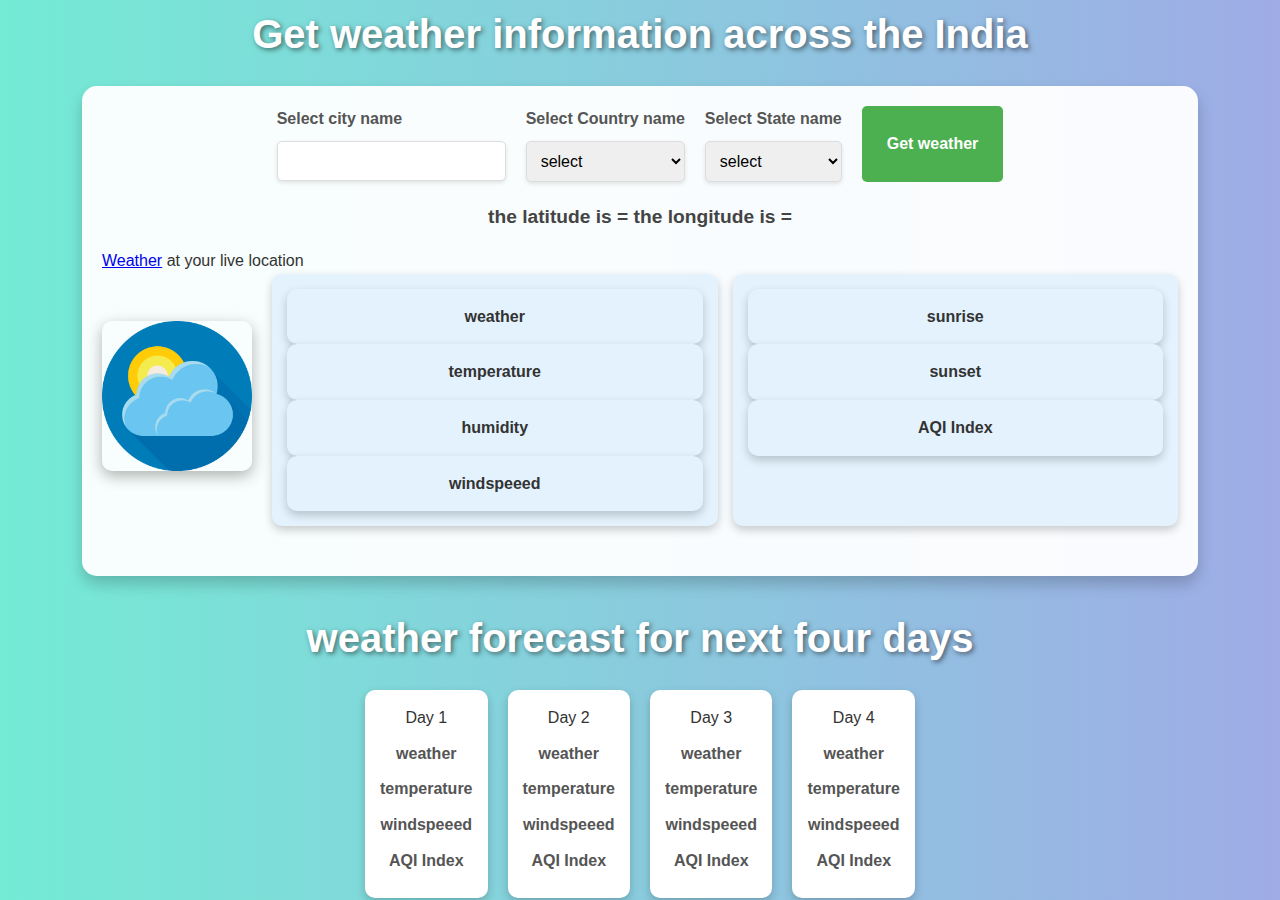
<file: index.html>
<!DOCTYPE html>
<html lang="en">

<head>
    <meta charset="UTF-8">
    <meta name="viewport" content="width=device-width, initial-scale=1.0">
    <link rel="stylesheet" href="style.css">
     <link rel="stylesheet" href="style2.css">
    <title>Weather app</title>
</head>

<body>
    <h1 id="heading">Get weather information across the India</h1>
    <div class="main-container">
        <div class="container">
            <div class="input-container">
                <div class="location">
                    <h3>Select city name</h3>
                    <!-- <select id="city">
                        <option>select</option>
                    </select> -->
                    <input type="text" id="city">
                </div>
                <div class="location">
                    <h3>Select Country name</h3>
                    <select id="country">
                        <option>select</option>
                    </select>
                </div>
                <div class="location">
                    <h3>Select State name</h3>
                    <select id="state">
                        <option>select</option>
                    </select>
                </div>
                <button id="btn">Get weather</button>
            </div>
            <div class="lat-lon">
                the latitude is =
                the longitude is =
            </div>
            <div class="live-location">
                <a href="live.html">Weather</a> at your live location
            </div>
        </div>
        <div class="weather">
            <div class="weather-img">
                <img src="weather-icon.jpg">
            </div>
            <div class="weather-data">
                <div class="no-sun">
                    <div class="main">
                        <p>weather</p>
                    </div>
                    <div class="temperature">
                        <p>temperature</p>
                    </div>
                    <div class="humidity">
                       <p>humidity</p>
                    </div>
                    <div class="windspeed">
                        <p>windspeeed</p>
                    </div>
                </div>
                <div class="sun">
                    <div class="sunrise">
                        <p>sunrise</p>
                    </div>
                    <div class="sunset">
                        <p>sunset</p>
                    </div>
                    <div class="aqi">
                        <p>AQI Index</p>
                    </div>
                </div>
            </div>
        </div>
    </div>
    </div>
    <h1>weather forecast for next four days</h1>
    <div class="forecast-container">
        <div class="days">
            Day 1
            <div class="forecast-main" id="main1">
                <p>weather</p>
            </div>
            <div class="forecast-temp" id="temp1">
                <p>temperature</p>
            </div>
            <div class="forecast-wisp" id="wisp1">
                <p>windspeeed</p> 
            </div>
            <div class="forecast-aqi" id="aqi1">
                <p>AQI Index</p> 
            </div>
        </div>
        <div class="days">
            Day 2
            <div class="forecast-main" id="main2">
                <p>weather</p>
            </div>
            <div class="forecast-temp" id="temp2">
                <p>temperature</p>
            </div>
            <div class="forecast-wisp" id="wisp2">
                <p>windspeeed</p>
            </div>
            <div class="forecast-aqi" id="aqi2">
                <p>AQI Index</p> 
            </div>
        </div>
        <div class="days">
            Day 3
            <div class="forecast-main" id="main3">
                <p>weather</p>
            </div>
            <div class="forecast-temp" id="temp3">
                <p>temperature</p>
            </div>
            <div class="forecast-wisp" id="wisp3">
                <p>windspeeed</p>
            </div>
            <div class="forecast-aqi" id="aqi3">
                <p>AQI Index</p>
            </div>
        </div>
        <div class="days">
            Day 4
            <div class="forecast-main" id="main4">
                <p>weather</p>
            </div>
            <div class="forecast-temp" id="temp4">
                <p>temperature</p>
            </div>
            <div class="forecast-wisp" id="wisp4">
                <p>windspeeed</p>
            </div>
            <div class="forecast-aqi" id="aqi4">
                <p>AQI Index</p>
            </div>
        </div>
    </div>
    <!-- <script type="module" src="code.js"></script> -->
    <script src="data.js"></script>
    <script type="module"  src="./web.js"></script>
</body>

</html>
</file>
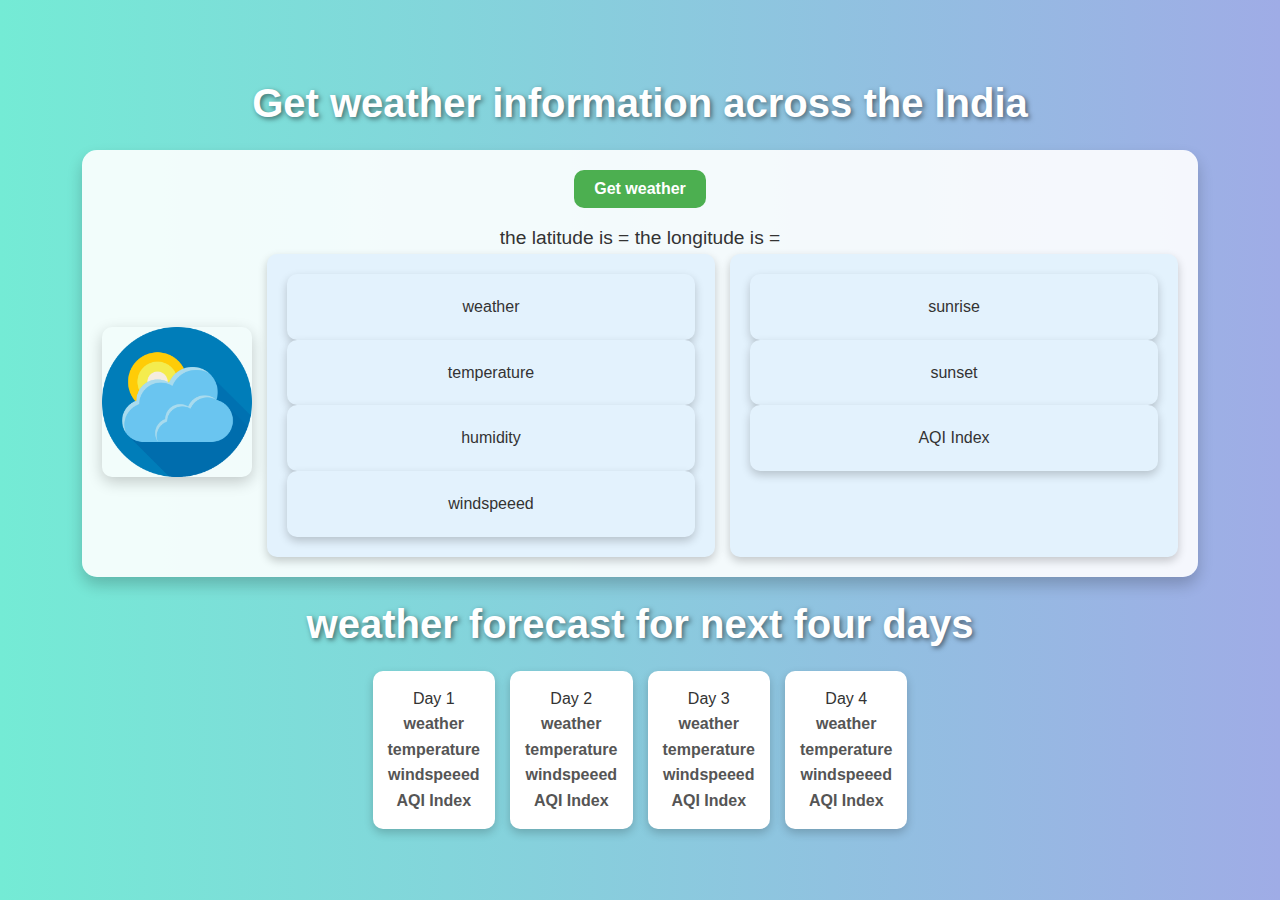
<file: live.html>
<!DOCTYPE html>
<html lang="en">

<head>
    <meta charset="UTF-8">
    <meta name="viewport" content="width=device-width, initial-scale=1.0">
    <link rel="stylesheet" href="style.css">
    <link rel="stylesheet" href="style1.css">
    <title>Weather app</title>
</head>

<body>
    <h1 id="heading">Get weather information across the India</h1>
    <div class="main-container">
        <div class="container">
            <div class="input-container">
                
                <button id="btn">Get weather</button>
            </div>
            <div class="lat-lon">
                the latitude is =
                the longitude is =
            </div>
            
        </div>
        <div class="weather">
            <div class="weather-img">
                <img src="weather-icon.jpg">
            </div>
            <div class="weather-data">
                <div class="no-sun">
                    <div class="main">
                        <p>weather</p>
                    </div>
                    <div class="temperature">
                        <p>temperature</p>
                    </div>
                    <div class="humidity">
                       <p>humidity</p>
                    </div>
                    <div class="windspeed">
                        <p>windspeeed</p>
                    </div>
                </div>
                <div class="sun">
                    <div class="sunrise">
                        <p>sunrise</p>
                    </div>
                    <div class="sunset">
                        <p>sunset</p>
                    </div>
                    <div class="aqi">
                        <p>AQI Index</p>
                    </div>
                </div>
            </div>
        </div>
    </div>
    </div>
    <h1>weather forecast for next four days</h1>
    <div class="forecast-container">
        <div class="days">
            Day 1
            <div class="forecast-main" id="main1">
                <p>weather</p>
            </div>
            <div class="forecast-temp" id="temp1">
                <p>temperature</p>
            </div>
            <div class="forecast-wisp" id="wisp1">
                <p>windspeeed</p> 
            </div>
            <div class="forecast-aqi" id="aqi1">
                <p>AQI Index</p> 
            </div>
        </div>
        <div class="days">
            Day 2
            <div class="forecast-main" id="main2">
                <p>weather</p>
            </div>
            <div class="forecast-temp" id="temp2">
                <p>temperature</p>
            </div>
            <div class="forecast-wisp" id="wisp2">
                <p>windspeeed</p>
            </div>
            <div class="forecast-aqi" id="aqi2">
                <p>AQI Index</p> 
            </div>
        </div>
        <div class="days">
            Day 3
            <div class="forecast-main" id="main3">
                <p>weather</p>
            </div>
            <div class="forecast-temp" id="temp3">
                <p>temperature</p>
            </div>
            <div class="forecast-wisp" id="wisp3">
                <p>windspeeed</p>
            </div>
            <div class="forecast-aqi" id="aqi3">
                <p>AQI Index</p>
            </div>
        </div>
        <div class="days">
            Day 4
            <div class="forecast-main" id="main4">
                <p>weather</p>
            </div>
            <div class="forecast-temp" id="temp4">
                <p>temperature</p>
            </div>
            <div class="forecast-wisp" id="wisp4">
                <p>windspeeed</p>
            </div>
            <div class="forecast-aqi" id="aqi4">
                <p>AQI Index</p>
            </div>
        </div>
    </div>
    <!-- <script type="module" src="code.js"></script> -->
    <!-- <script src="data.js"></script> -->
    <script  src="./live.js"></script>
    <!-- <script src="web.js"></script> -->
</body>

</html>
</file>
<file: style.css>
* {
    margin: 0;
    padding: 0;
    box-sizing: border-box;
}

body {
    font-family: Arial, sans-serif;
    background-color: #f3f3f3;
    display: flex;
    justify-content: center;
    align-items: center;
    height: 100vh;
}

.weather-container {
    background-color: white;
    border-radius: 10px;
    padding: 20px;
    box-shadow: 0 4px 8px rgba(0, 0, 0, 0.1);
    text-align: center;
    width: 300px;
}

h1 {
    font-size: 24px;
    margin-bottom: 20px;
}

.search-box {
    display: flex;
    margin-bottom: 20px;
}

#cityInput {
    width: 70%;
    padding: 10px;
    border: 1px solid #ddd;
    border-radius: 5px;
}

#searchBtn {
    width: 30%;
    padding: 10px;
    border: none;
    background-color: #4CAF50;
    color: white;
    border-radius: 5px;
    cursor: pointer;
}

#searchBtn:hover {
    background-color: #45a049;
}

.weather-info {
    display: none;
    margin-top: 20px;
}

.weather-info h2 {
    font-size: 20px;
}

.weather-info div {
    font-size: 16px;
    margin: 5px 0;
}
</file>
<file: style1.css>
:root {
    --font-primary: 'Arial', sans-serif;
    --color-background-gradient: linear-gradient(to right, #74ebd5, #9face6);
    --color-text: #333;
    --color-white: #fff;
    --color-shadow: rgba(0, 0, 0, 0.2);
    --color-hover-shadow: rgba(0, 0, 0, 0.3);
    --color-primary: #4caf50;
    --color-primary-hover: #103d12;
    --color-light-blue: #e3f2fd;
    --color-blue-hover: #bbdefb;

    --spacing-padding: 20px;
    --spacing-margin: 15px;

    --radius-default: 10px;
    --radius-container: 15px;

    --transition-default: 0.3s ease;
}

/* General Reset */
* {
    margin: 0;
    padding: 0;
    box-sizing: border-box;
}

/* Body Styling */
body {
    font-family: var(--font-primary);
    background: var(--color-background-gradient);
    color: var(--color-text);
    line-height: 1.6;
    padding: var(--spacing-padding);
    display: flex;
    flex-direction: column;
    align-items: center;
    justify-content: center;
    min-height: 100vh;
}

/* Heading Styles */
h1 {
    text-align: center;
    font-size: clamp(2rem, 5vw, 2.5rem);
    margin-bottom: var(--spacing-margin);
    color: var(--color-white);
    text-shadow: 2px 2px 5px rgba(0, 0, 0, 0.5);
}

/* Main Container */
.main-container {
    width: 90%;
    max-width: 1200px;
    background: rgba(255, 255, 255, 0.9);
    border-radius: var(--radius-container);
    box-shadow: 0 8px 15px var(--color-shadow);
    padding: var(--spacing-padding);
    margin-bottom: var(--spacing-margin);
    transition: transform var(--transition-default);
}

.main-container:hover {
    transform: translateY(-5px);
}

/* Input Container */
.input-container {
    display: flex;
    justify-content: center;
    margin-bottom: var(--spacing-margin);
}

#btn {
    padding: 10px 20px;
    font-size: 1rem;
    font-weight: bold;
    background: var(--color-primary);
    color: var(--color-white);
    border: none;
    border-radius: var(--radius-default);
    cursor: pointer;
    transition: background var(--transition-default), transform var(--transition-default);
}

#btn:hover {
    background: var(--color-primary-hover);
    transform: scale(1.05);
}

#btn:focus {
    outline: 3px solid var(--color-primary-hover);
}

/* Latitude and Longitude */
.lat-lon {
    text-align: center;
    font-size: 1.2rem;
    margin-top: var(--spacing-margin);
}

/* Weather Section */
.weather {
    display: flex;
    justify-content: space-between;
    align-items: center;
    flex-wrap: wrap;
    gap: var(--spacing-margin);
}

.weather-img img {
    width: 100%;
    max-width: 150px;
    border-radius: var(--radius-default);
    box-shadow: 0 5px 15px var(--color-shadow);
    transition: transform var(--transition-default);
}

.weather-img img:hover {
    transform: scale(1.1);
}

.weather-data {
    flex: 1;
    display: grid;
    grid-template-columns: repeat(auto-fit, minmax(150px, 1fr));
    gap: var(--spacing-margin);
}

.weather-data div {
    padding: var(--spacing-padding);
    background: var(--color-light-blue);
    border-radius: var(--radius-default);
    box-shadow: 0 4px 10px var(--color-shadow);
    text-align: center;
    transition: background var(--transition-default);
}

.weather-data div:hover {
    background: var(--color-blue-hover);
}

/* Forecast Section */
.forecast-container {
    display: flex;
    grid-template-columns: repeat(auto-fit, minmax(100px, 1fr));
    gap: var(--spacing-margin);
}

.days {
    
    background: #fff;
    padding: 15px;
    border-radius: 10px;
    box-shadow: 0 4px 10px rgba(0, 0, 0, 0.2);
    text-align: center;
    transition: transform 0.3s ease, box-shadow 0.3s ease;
}

.days:hover {
    transform: translateY(-5px);
    box-shadow: 0 6px 15px rgba(0, 0, 0, 0.3);
}

.days p {
    font-size: 1rem;
    font-weight: bold;
    color: #555;
}

/* Responsive Design */
@media (max-width: 768px) {
    .main-container {
        width: 95%;
    }

    .forecast-container {
        grid-template-columns: repeat(2, 1fr);
    }
}

@media (max-width: 480px) {
    .forecast-container {
        grid-template-columns: 1fr;
    }

    #btn {
        width: 100%;
        padding: 15px;
    }
}
</file>
<file: style2.css>
/* General Reset */
* {
    margin: 0;
    padding: 0;
    box-sizing: border-box;
}

/* Body Styling */
body {
    font-family: 'Arial', sans-serif;
    background: linear-gradient(to right, #74ebd5, #9face6);
    color: #333;
    line-height: 1.6;
    padding: 20px;
    display: flex;
    flex-direction: column;
    align-items: center;
    justify-content: center;
}

/* Heading Styles */
h1 {
    text-align: center;
    font-size: 2.5rem;
    margin-bottom: 20px;
    color: #fff;
    text-shadow: 2px 2px 5px rgba(0, 0, 0, 0.5);
}

/* Main Container */
.main-container {
    width: 90%;
    max-width: 1200px;
    background: rgba(255, 255, 255, 0.95);
    border-radius: 15px;
    box-shadow: 0 8px 15px rgba(0, 0, 0, 0.2);
    padding: 20px;
    margin-bottom: 30px;
}

/* Input Section */
.input-container {
    display: flex;
    flex-wrap: wrap;
    justify-content: center;
    gap: 20px;
    margin-bottom: 20px;
}

.location h3 {
    margin-bottom: 10px;
    color: #555;
    font-weight: bold;
    font-size: 1rem;
}

.location input, .location select {
    width: 100%;
    padding: 10px;
    font-size: 1rem;
    border: 1px solid #ddd;
    border-radius: 5px;
    box-shadow: 0 2px 4px rgba(0, 0, 0, 0.1);
}

#btn {
    padding: 12px 25px;
    font-size: 1rem;
    font-weight: bold;
    background: #4caf50;
    color: #fff;
    border: none;
    border-radius: 5px;
    cursor: pointer;
    transition: background 0.3s, transform 0.2s;
}

#btn:hover {
    background: #45a049;
    transform: scale(1.05);
}

/* Latitude and Longitude */
.lat-lon {
    text-align: center;
    font-size: 1.2rem;
    margin: 15px 0;
    color: #444;
    font-weight: bold;
}

/* Weather Section */
.weather {
    display: flex;
    flex-wrap: wrap;
    align-items: center;
    gap: 20px;
    margin-bottom: 30px;
}

.weather-img img {
    width: 150px;
    border-radius: 10px;
    box-shadow: 0 5px 15px rgba(0, 0, 0, 0.3);
}

.weather-data {
    flex: 1;
    display: grid;
    grid-template-columns: repeat(2, 1fr);
    gap: 15px;
}

.weather-data div {
    padding: 15px;
    background: #e3f2fd;
    border-radius: 10px;
    text-align: center;
    box-shadow: 0 4px 10px rgba(0, 0, 0, 0.2);
}

.weather-data p {
    font-size: 1rem;
    color: #333;
    font-weight: bold;
}

/* Forecast Section */
.forecast-container {
    display: grid;
    grid-template-columns: repeat(4, 1fr);
    gap: 20px;
}

.days {
    background: #fff;
    padding: 15px;
    border-radius: 10px;
    text-align: center;
    box-shadow: 0 4px 10px rgba(0, 0, 0, 0.2);
    transition: transform 0.3s;
}

.days:hover {
    transform: translateY(-5px);
    box-shadow: 0 6px 15px rgba(0, 0, 0, 0.3);
}

.days p {
    margin: 10px 0;
    font-size: 1rem;
    color: #555;
    font-weight: bold;
}

/* Responsive Design */
@media (max-width: 768px) {
    .main-container {
        width: 95%;
    }

    .weather {
        flex-direction: column;
        align-items: center;
    }

    .forecast-container {
        grid-template-columns: repeat(2, 1fr);
    }
}

@media (max-width: 480px) {
    h1 {
        font-size: 1.8rem;
    }

    .forecast-container {
        grid-template-columns: 1fr;
    }
}
</file>
